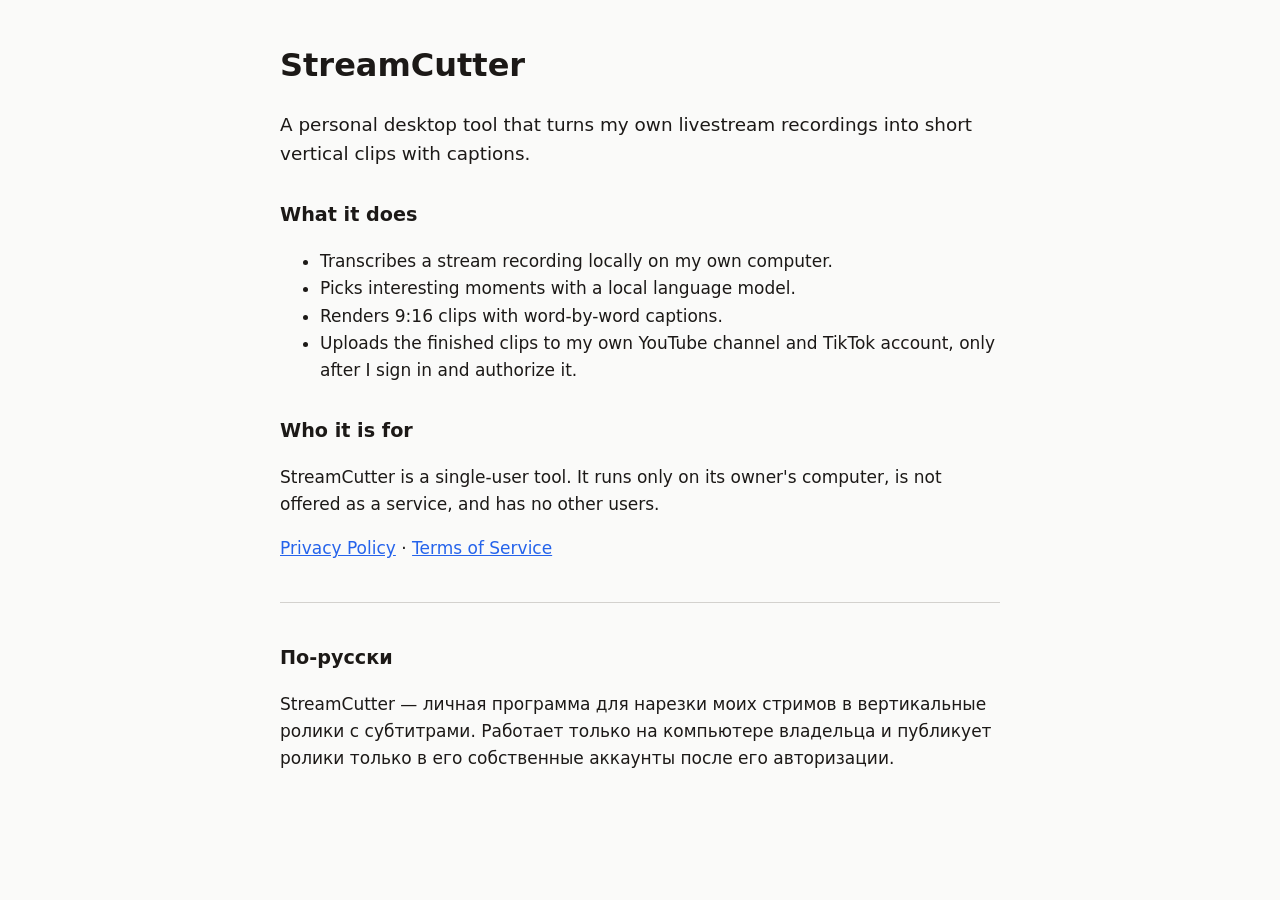
<file: index.html>
<!doctype html>
<html lang="en">
<head>
<meta charset="utf-8">
<meta name="viewport" content="width=device-width, initial-scale=1">
<title>StreamCutter</title>
<link rel="stylesheet" href="style.css">
</head>
<body>
<main>
<h1>StreamCutter</h1>
<p class="lead">A personal desktop tool that turns my own livestream recordings into short vertical clips with captions.</p>

<h2>What it does</h2>
<ul>
  <li>Transcribes a stream recording locally on my own computer.</li>
  <li>Picks interesting moments with a local language model.</li>
  <li>Renders 9:16 clips with word-by-word captions.</li>
  <li>Uploads the finished clips to my own YouTube channel and TikTok account, only after I sign in and authorize it.</li>
</ul>

<h2>Who it is for</h2>
<p>StreamCutter is a single-user tool. It runs only on its owner's computer, is not offered as a service, and has no other users.</p>

<p class="links"><a href="privacy.html">Privacy Policy</a> · <a href="terms.html">Terms of Service</a></p>

<hr>
<h2 lang="ru">По-русски</h2>
<p lang="ru">StreamCutter — личная программа для нарезки моих стримов в вертикальные ролики с субтитрами. Работает только на компьютере владельца и публикует ролики только в его собственные аккаунты после его авторизации.</p>
</main>
</body>
</html>
</file>
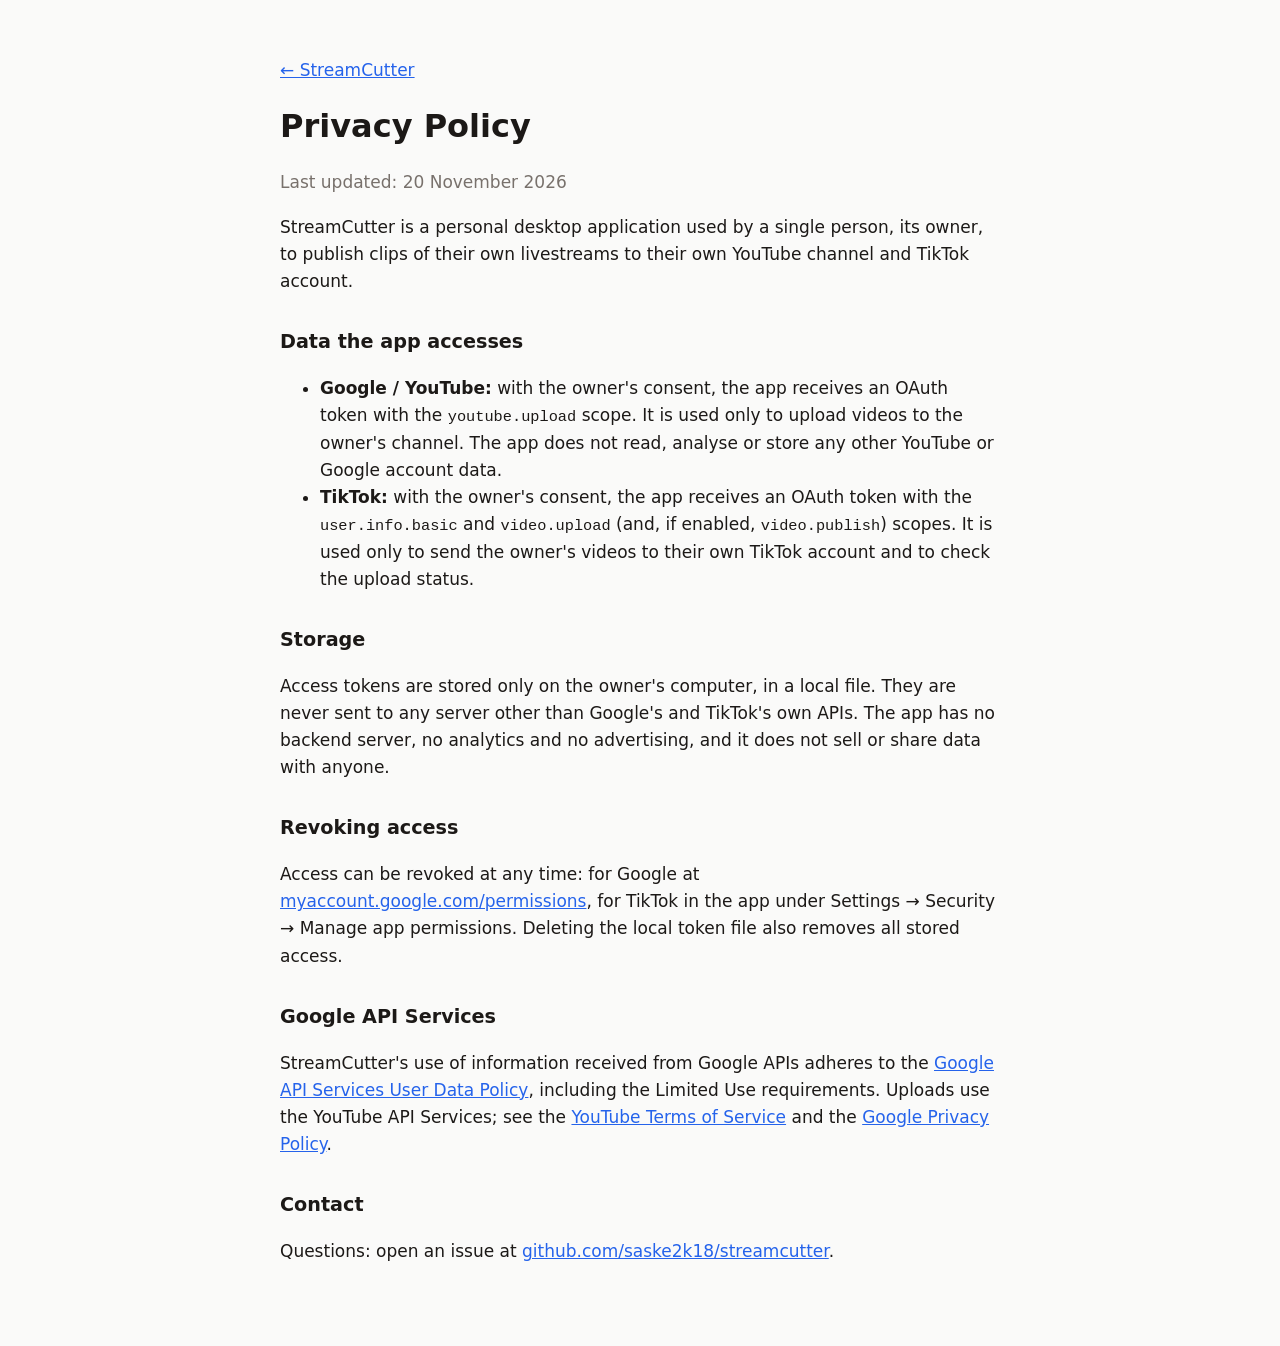
<file: privacy.html>
<!doctype html>
<html lang="en">
<head>
<meta charset="utf-8">
<meta name="viewport" content="width=device-width, initial-scale=1">
<title>Privacy Policy · StreamCutter</title>
<link rel="stylesheet" href="style.css">
</head>
<body>
<main>
<p><a href="./">← StreamCutter</a></p>
<h1>Privacy Policy</h1>
<p class="muted">Last updated: 20 November 2026</p>

<p>StreamCutter is a personal desktop application used by a single person, its owner, to publish clips of their own livestreams to their own YouTube channel and TikTok account.</p>

<h2>Data the app accesses</h2>
<ul>
  <li><strong>Google / YouTube:</strong> with the owner's consent, the app receives an OAuth token with the <code>youtube.upload</code> scope. It is used only to upload videos to the owner's channel. The app does not read, analyse or store any other YouTube or Google account data.</li>
  <li><strong>TikTok:</strong> with the owner's consent, the app receives an OAuth token with the <code>user.info.basic</code> and <code>video.upload</code> (and, if enabled, <code>video.publish</code>) scopes. It is used only to send the owner's videos to their own TikTok account and to check the upload status.</li>
</ul>

<h2>Storage</h2>
<p>Access tokens are stored only on the owner's computer, in a local file. They are never sent to any server other than Google's and TikTok's own APIs. The app has no backend server, no analytics and no advertising, and it does not sell or share data with anyone.</p>

<h2>Revoking access</h2>
<p>Access can be revoked at any time: for Google at <a href="https://myaccount.google.com/permissions">myaccount.google.com/permissions</a>, for TikTok in the app under Settings → Security → Manage app permissions. Deleting the local token file also removes all stored access.</p>

<h2>Google API Services</h2>
<p>StreamCutter's use of information received from Google APIs adheres to the <a href="https://developers.google.com/terms/api-services-user-data-policy">Google API Services User Data Policy</a>, including the Limited Use requirements. Uploads use the YouTube API Services; see the <a href="https://www.youtube.com/t/terms">YouTube Terms of Service</a> and the <a href="https://policies.google.com/privacy">Google Privacy Policy</a>.</p>

<h2>Contact</h2>
<p>Questions: open an issue at <a href="https://github.com/saske2k18/streamcutter/issues">github.com/saske2k18/streamcutter</a>.</p>
</main>
</body>
</html>
</file>
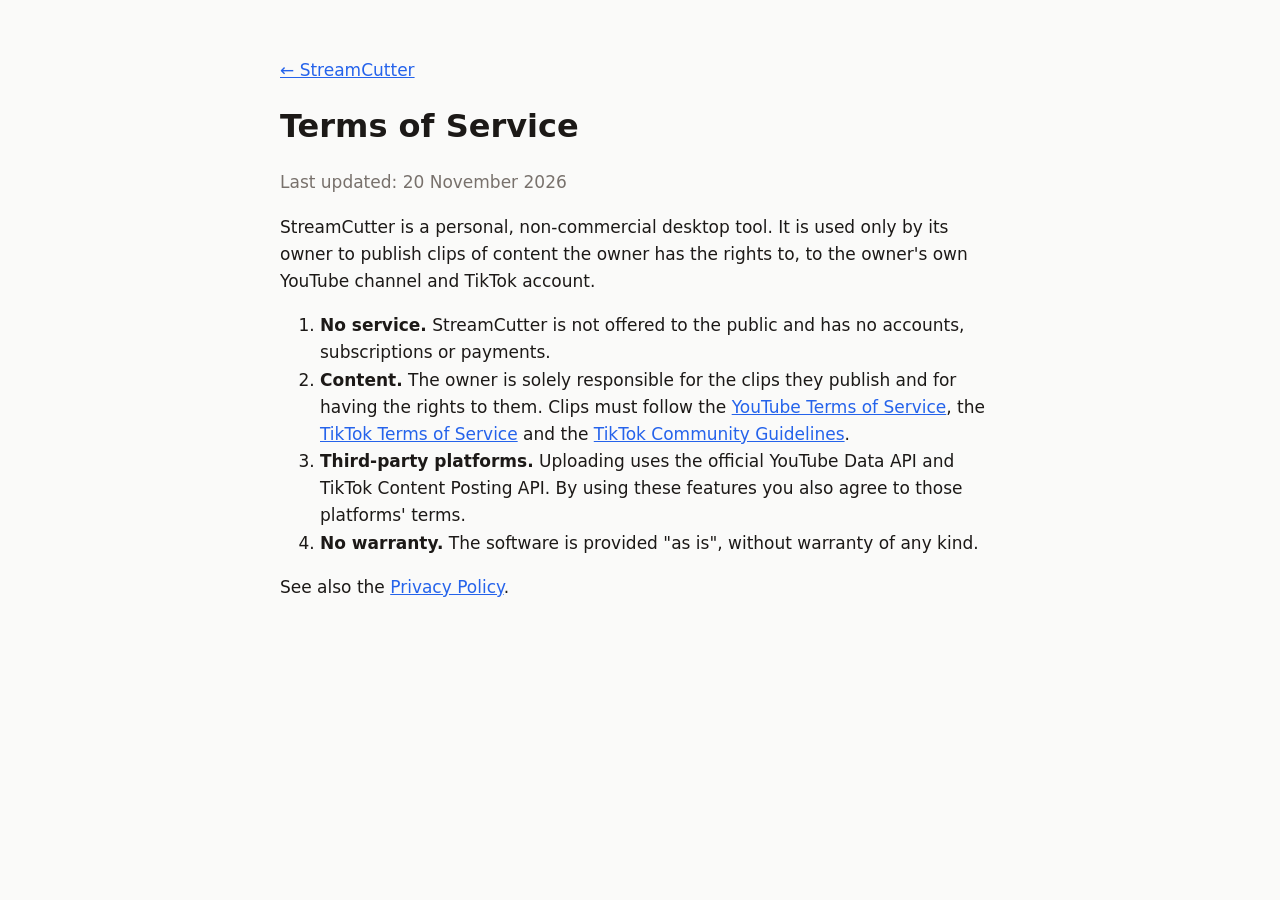
<file: terms.html>
<!doctype html>
<html lang="en">
<head>
<meta charset="utf-8">
<meta name="viewport" content="width=device-width, initial-scale=1">
<title>Terms of Service · StreamCutter</title>
<link rel="stylesheet" href="style.css">
</head>
<body>
<main>
<p><a href="./">← StreamCutter</a></p>
<h1>Terms of Service</h1>
<p class="muted">Last updated: 20 November 2026</p>

<p>StreamCutter is a personal, non-commercial desktop tool. It is used only by its owner to publish clips of content the owner has the rights to, to the owner's own YouTube channel and TikTok account.</p>

<ol>
  <li><strong>No service.</strong> StreamCutter is not offered to the public and has no accounts, subscriptions or payments.</li>
  <li><strong>Content.</strong> The owner is solely responsible for the clips they publish and for having the rights to them. Clips must follow the <a href="https://www.youtube.com/t/terms">YouTube Terms of Service</a>, the <a href="https://www.tiktok.com/legal/terms-of-service">TikTok Terms of Service</a> and the <a href="https://www.tiktok.com/community-guidelines">TikTok Community Guidelines</a>.</li>
  <li><strong>Third-party platforms.</strong> Uploading uses the official YouTube Data API and TikTok Content Posting API. By using these features you also agree to those platforms' terms.</li>
  <li><strong>No warranty.</strong> The software is provided "as is", without warranty of any kind.</li>
</ol>

<p>See also the <a href="privacy.html">Privacy Policy</a>.</p>
</main>
</body>
</html>
</file>
<file: style.css>
:root { --bg: #fafaf9; --fg: #1c1917; --muted: #78716c; --link: #2563eb; }
@media (prefers-color-scheme: dark) { :root { --bg: #18181b; --fg: #f4f4f5; --muted: #a1a1aa; --link: #60a5fa; } }
body { margin: 0; background: var(--bg); color: var(--fg); font: 17px/1.6 system-ui, -apple-system, "Segoe UI", sans-serif; }
main { max-width: 720px; margin: 0 auto; padding: 40px 16px 64px; }
h1 { font-size: 2rem; margin: 0 0 .5rem; }
h2 { font-size: 1.2rem; margin-top: 2rem; }
a { color: var(--link); }
.lead { font-size: 1.15rem; }
.muted { color: var(--muted); }
code { font-size: .9em; }
hr { border: 0; border-top: 1px solid var(--muted); opacity: .3; margin: 2.5rem 0; }
</file>
